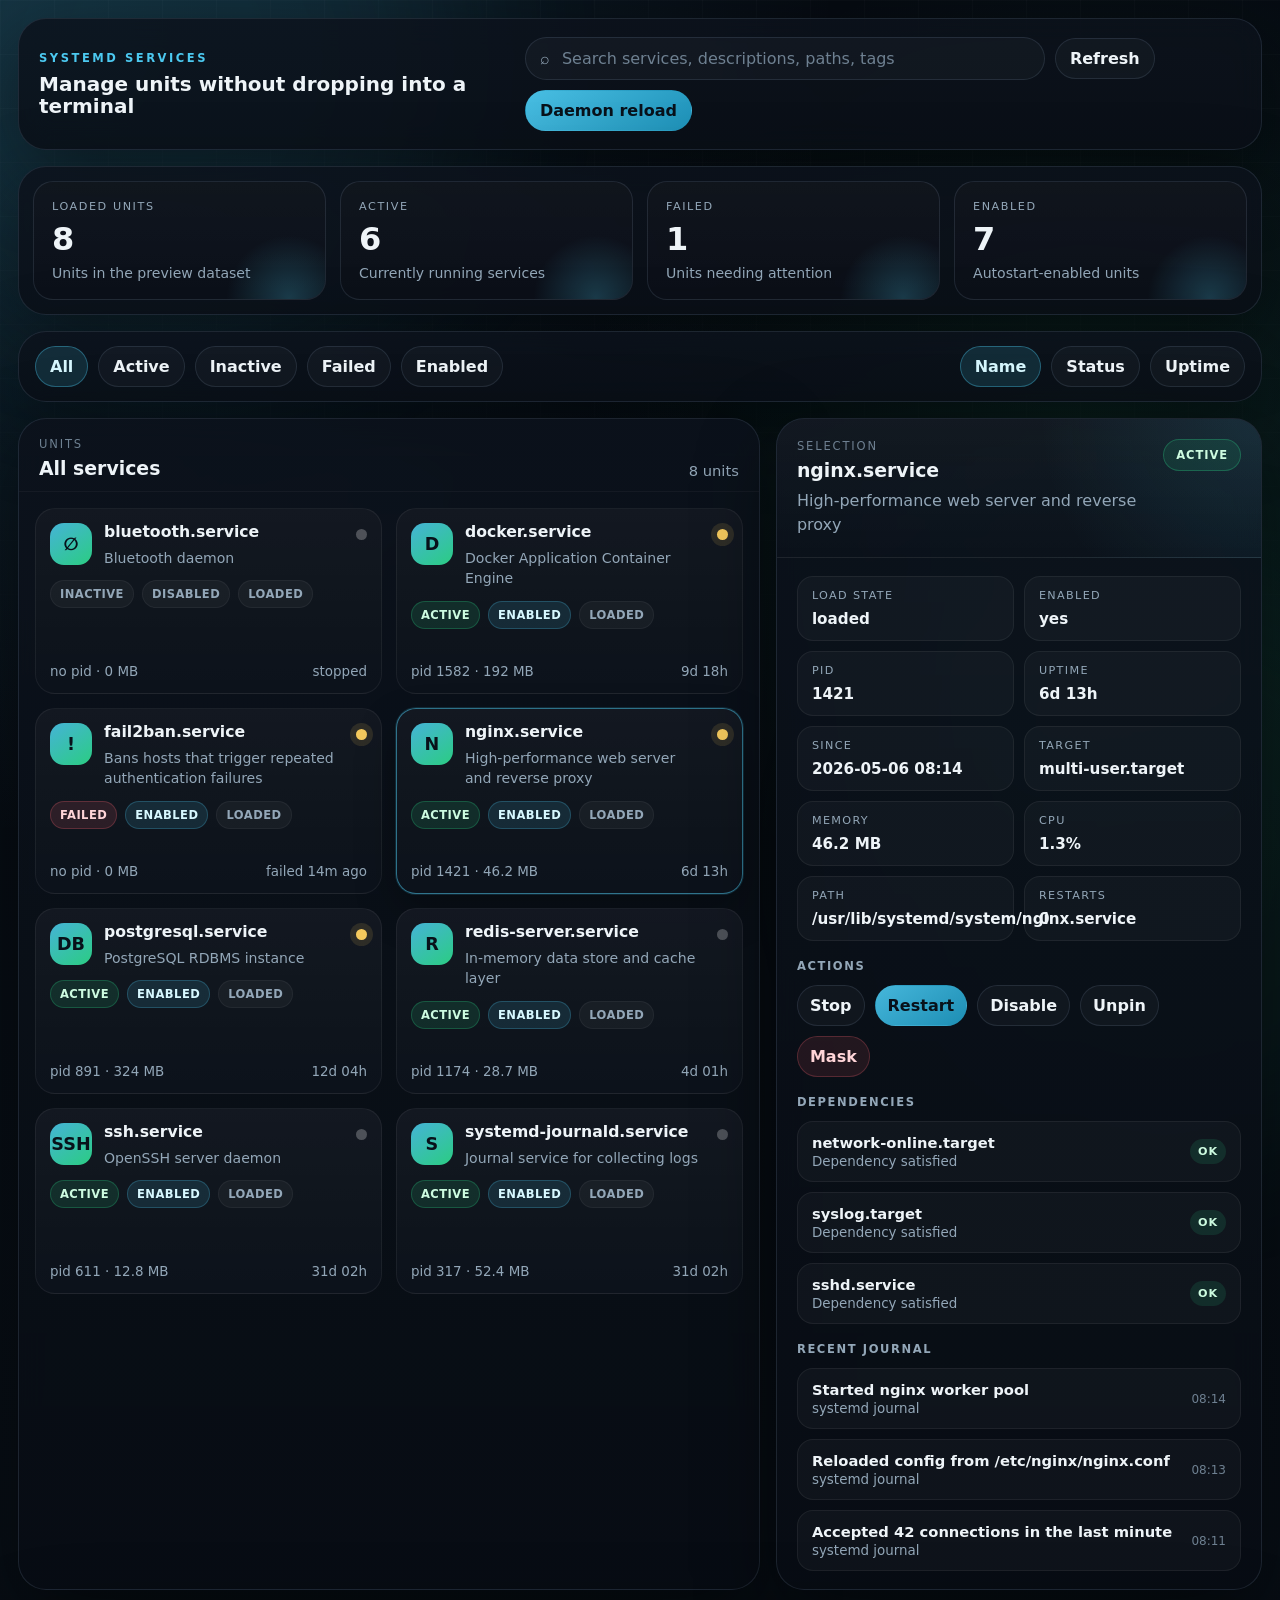
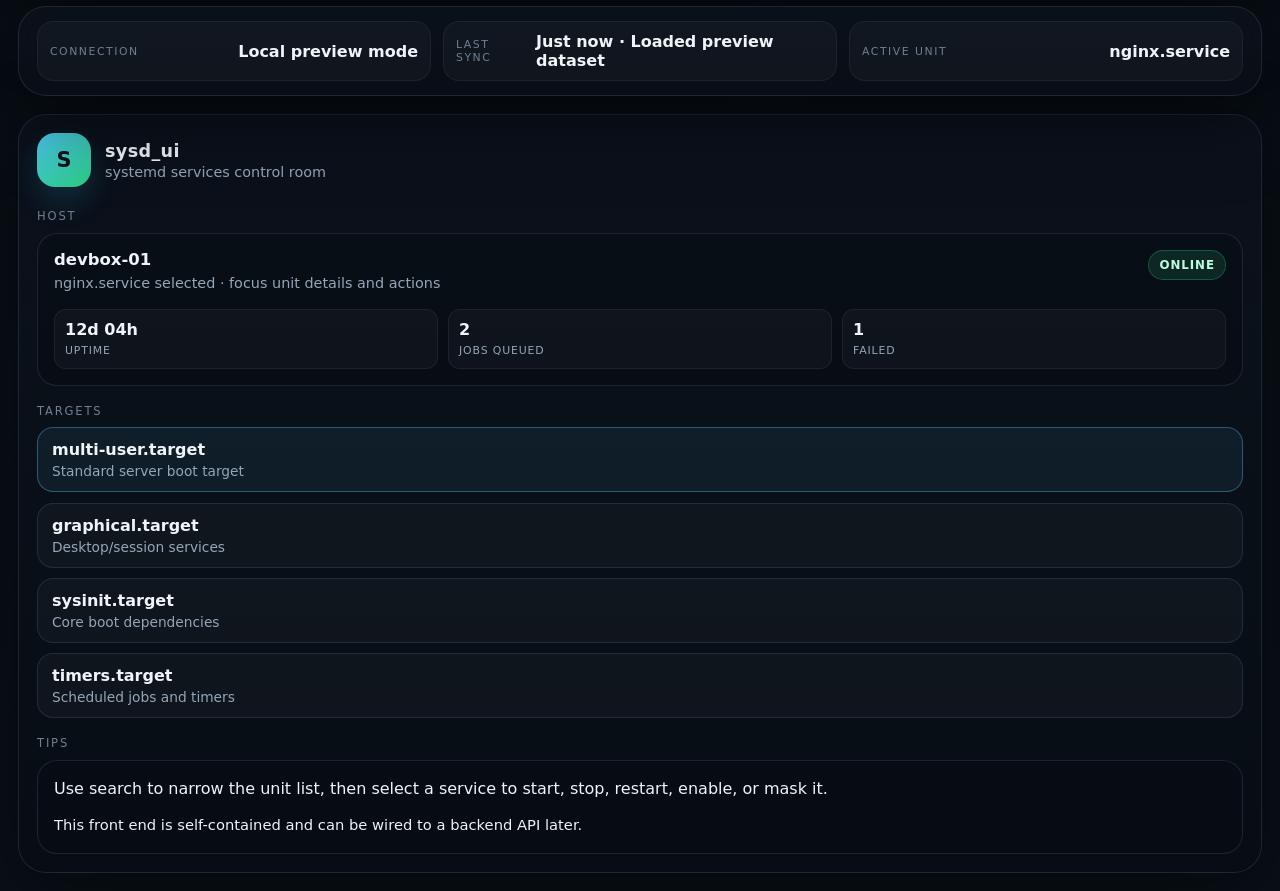
<file: index.html>
<!DOCTYPE html>
<html lang="en">
<head>
  <meta charset="UTF-8" />
  <meta name="viewport" content="width=device-width, initial-scale=1.0" />
  <meta name="color-scheme" content="dark" />
  <title>sysd_ui</title>
  <link rel="stylesheet" href="style.css" />
</head>
<body>
  <div class="bg-grid"></div>
  <div class="bg-glow bg-glow-a"></div>
  <div class="bg-glow bg-glow-b"></div>

  <main class="app-shell">
    <aside class="sidebar">
      <div class="brand">
        <div class="brand-mark">S</div>
        <div>
          <div class="brand-title">sysd_ui</div>
          <div class="brand-subtitle">systemd services control room</div>
        </div>
      </div>

      <section class="sidebar-panel">
        <div class="panel-label">Host</div>
        <div class="host-card">
          <div class="host-row">
            <div>
              <div class="host-name" id="host-name">devbox-01</div>
              <div class="host-meta" id="host-meta">Ubuntu 24.04 LTS · PID 1: systemd 255</div>
            </div>
            <div class="host-badge online">online</div>
          </div>
          <div class="host-metrics">
            <div>
              <span id="metric-uptime">12d 04h</span>
              <small>uptime</small>
            </div>
            <div>
              <span id="metric-jobs">3</span>
              <small>jobs queued</small>
            </div>
            <div>
              <span id="metric-failed">2</span>
              <small>failed</small>
            </div>
          </div>
        </div>
      </section>

      <section class="sidebar-panel">
        <div class="panel-label">Targets</div>
        <div class="target-list" id="target-list"></div>
      </section>

      <section class="sidebar-panel">
        <div class="panel-label">Tips</div>
        <div class="tip-card">
          <p>Use search to narrow the unit list, then select a service to start, stop, restart, enable, or mask it.</p>
          <p class="tip-note">This front end is self-contained and can be wired to a backend API later.</p>
        </div>
      </section>
    </aside>

    <section class="workspace">
      <header class="topbar">
        <div>
          <div class="eyebrow">SYSTEMD SERVICES</div>
          <h1>Manage units without dropping into a terminal</h1>
        </div>

        <div class="topbar-actions">
          <label class="searchbox">
            <span>⌕</span>
            <input id="search" type="search" placeholder="Search services, descriptions, paths, tags" />
          </label>
          <button class="ghost-btn" id="refresh-btn" type="button">Refresh</button>
          <button class="primary-btn" id="reload-daemon-btn" type="button">Daemon reload</button>
        </div>
      </header>

      <section class="stats-grid" id="stats-grid"></section>

      <section class="controls-row">
        <div class="chip-group" id="status-filters"></div>
        <div class="chip-group">
          <button class="chip active" data-sort="name">Name</button>
          <button class="chip" data-sort="status">Status</button>
          <button class="chip" data-sort="uptime">Uptime</button>
        </div>
      </section>

      <section class="content-grid">
        <div class="service-panel">
          <div class="panel-head">
            <div>
              <div class="panel-label">Units</div>
              <h2 id="list-title">All services</h2>
            </div>
            <div class="panel-head-meta" id="list-meta">0 units</div>
          </div>
          <div class="service-list" id="service-list"></div>
        </div>

        <aside class="detail-panel">
          <div class="detail-hero" id="detail-hero">
            <div>
              <div class="panel-label">Selection</div>
              <h2 id="detail-name">Pick a service</h2>
              <p id="detail-description">Select a unit from the list to inspect its state and perform actions.</p>
            </div>
            <div class="detail-status" id="detail-status">idle</div>
          </div>

          <div class="detail-section">
            <div class="detail-grid" id="detail-grid"></div>
          </div>

          <div class="detail-section">
            <div class="section-title">Actions</div>
            <div class="action-row" id="action-row"></div>
          </div>

          <div class="detail-section">
            <div class="section-title">Dependencies</div>
            <div class="dependency-stack" id="dependency-stack"></div>
          </div>

          <div class="detail-section">
            <div class="section-title">Recent journal</div>
            <div class="journal" id="journal"></div>
          </div>
        </aside>
      </section>

      <section class="footer-strip">
        <div>
          <span class="footer-label">Connection</span>
          <strong id="connection-state">Local preview mode</strong>
        </div>
        <div>
          <span class="footer-label">Last sync</span>
          <strong id="last-sync">Just now</strong>
        </div>
        <div>
          <span class="footer-label">Active unit</span>
          <strong id="active-unit">none</strong>
        </div>
      </section>
    </section>
  </main>

  <template id="service-card-template">
    <article class="service-card">
      <div class="service-card-top">
        <div class="service-icon"></div>
        <div class="service-meta">
          <div class="service-name"></div>
          <div class="service-desc"></div>
        </div>
        <div class="service-pin"></div>
      </div>
      <div class="service-flags"></div>
      <div class="service-footer">
        <div class="service-state"></div>
        <div class="service-time"></div>
      </div>
    </article>
  </template>

  <script src="app.js"></script>
</body>
</html>
</file>
<file: style.css>
:root {
  --bg: #091017;
  --bg-soft: #0f1620;
  --panel: rgba(12, 18, 28, 0.88);
  --panel-strong: rgba(13, 21, 34, 0.98);
  --border: rgba(120, 145, 171, 0.18);
  --border-strong: rgba(104, 199, 255, 0.35);
  --text: #eef4f8;
  --muted: #93a7b8;
  --muted-2: #6e8091;
  --cyan: #4cc9f0;
  --cyan-deep: #1f9cc5;
  --green: #2ddc8b;
  --amber: #f4c95d;
  --red: #ff6470;
  --shadow: 0 24px 80px rgba(0, 0, 0, 0.45);
  --radius-xl: 28px;
  --radius-lg: 20px;
  --radius-md: 16px;
  --radius-sm: 12px;
}

* {
  box-sizing: border-box;
}

html,
body {
  margin: 0;
  min-height: 100%;
}

body {
  background:
    radial-gradient(circle at top left, rgba(76, 201, 240, 0.14), transparent 30%),
    radial-gradient(circle at 85% 18%, rgba(45, 220, 139, 0.10), transparent 22%),
    linear-gradient(180deg, #060b12 0%, var(--bg) 100%);
  color: var(--text);
  font-family: "Segoe UI Variable", "Inter", "SF Pro Display", system-ui, sans-serif;
  overflow: hidden;
}

button,
input {
  font: inherit;
}

.bg-grid {
  position: fixed;
  inset: 0;
  background-image:
    linear-gradient(rgba(255, 255, 255, 0.03) 1px, transparent 1px),
    linear-gradient(90deg, rgba(255, 255, 255, 0.03) 1px, transparent 1px);
  background-size: 54px 54px;
  mask-image: linear-gradient(180deg, rgba(0, 0, 0, 0.65), transparent 100%);
  pointer-events: none;
}

.bg-glow {
  position: fixed;
  width: 46vw;
  height: 46vw;
  border-radius: 50%;
  filter: blur(90px);
  opacity: 0.24;
  pointer-events: none;
}

.bg-glow-a {
  top: -18vw;
  left: -10vw;
  background: rgba(76, 201, 240, 0.42);
}

.bg-glow-b {
  right: -14vw;
  bottom: -20vw;
  background: rgba(45, 220, 139, 0.25);
}

.app-shell {
  position: relative;
  display: grid;
  grid-template-columns: 300px minmax(0, 1fr);
  height: 100vh;
  gap: 18px;
  padding: 18px;
}

.sidebar,
.workspace {
  min-height: 0;
}

.sidebar {
  display: flex;
  flex-direction: column;
  gap: 18px;
  padding: 18px;
  background: linear-gradient(180deg, rgba(12, 18, 28, 0.94), rgba(8, 13, 20, 0.90));
  border: 1px solid var(--border);
  border-radius: var(--radius-xl);
  box-shadow: var(--shadow);
  backdrop-filter: blur(16px);
  overflow: auto;
}

.brand {
  display: flex;
  align-items: center;
  gap: 14px;
  padding-bottom: 4px;
}

.brand-mark {
  width: 54px;
  height: 54px;
  border-radius: 18px;
  display: grid;
  place-items: center;
  font-size: 1.3rem;
  font-weight: 800;
  color: #08111a;
  background:
    linear-gradient(145deg, rgba(76, 201, 240, 1), rgba(45, 220, 139, 0.92));
  box-shadow: 0 14px 28px rgba(44, 179, 217, 0.18);
}

.brand-title {
  font-size: 1.1rem;
  font-weight: 800;
  letter-spacing: 0.02em;
}

.brand-subtitle {
  margin-top: 3px;
  color: var(--muted);
  font-size: 0.9rem;
}

.sidebar-panel {
  display: flex;
  flex-direction: column;
  gap: 10px;
}

.panel-label {
  color: var(--muted-2);
  text-transform: uppercase;
  letter-spacing: 0.16em;
  font-size: 0.72rem;
}

.host-card,
.tip-card {
  background: rgba(8, 14, 22, 0.68);
  border: 1px solid var(--border);
  border-radius: var(--radius-lg);
  padding: 16px;
}

.host-row {
  display: flex;
  justify-content: space-between;
  gap: 12px;
  align-items: flex-start;
}

.host-name {
  font-size: 1.03rem;
  font-weight: 700;
}

.host-meta {
  margin-top: 5px;
  color: var(--muted);
  font-size: 0.9rem;
  line-height: 1.35;
}

.host-badge {
  padding: 7px 10px;
  border-radius: 999px;
  font-size: 0.74rem;
  font-weight: 700;
  text-transform: uppercase;
  letter-spacing: 0.08em;
}

.host-badge.online {
  color: #bffbe1;
  background: rgba(45, 220, 139, 0.12);
  border: 1px solid rgba(45, 220, 139, 0.28);
}

.host-metrics {
  display: grid;
  grid-template-columns: repeat(3, minmax(0, 1fr));
  gap: 10px;
  margin-top: 16px;
}

.host-metrics div {
  border-radius: var(--radius-sm);
  border: 1px solid rgba(255, 255, 255, 0.06);
  background: rgba(255, 255, 255, 0.03);
  padding: 10px;
}

.host-metrics span {
  display: block;
  font-size: 1rem;
  font-weight: 800;
}

.host-metrics small {
  color: var(--muted);
  text-transform: uppercase;
  letter-spacing: 0.08em;
  font-size: 0.68rem;
}

.target-list {
  display: grid;
  gap: 10px;
}

.target-pill {
  width: 100%;
  text-align: left;
  background: rgba(255, 255, 255, 0.03);
  color: var(--text);
  border: 1px solid var(--border);
  border-radius: var(--radius-md);
  padding: 12px 14px;
  cursor: pointer;
  transition: transform 160ms ease, border-color 160ms ease, background 160ms ease;
}

.target-pill:hover,
.target-pill.active {
  transform: translateY(-1px);
  border-color: var(--border-strong);
  background: rgba(76, 201, 240, 0.08);
}

.target-pill .target-name {
  display: block;
  font-weight: 700;
}

.target-pill .target-desc {
  display: block;
  margin-top: 4px;
  color: var(--muted);
  font-size: 0.86rem;
}

.tip-card p {
  margin: 0;
  color: var(--text);
  line-height: 1.55;
}

.tip-note {
  margin-top: 12px !important;
  color: var(--muted);
  font-size: 0.92rem;
}

.workspace {
  display: flex;
  flex-direction: column;
  gap: 16px;
  min-width: 0;
}

.topbar,
.stats-grid,
.controls-row,
.footer-strip {
  background: linear-gradient(180deg, rgba(12, 18, 28, 0.86), rgba(10, 15, 23, 0.86));
  border: 1px solid var(--border);
  border-radius: var(--radius-xl);
  box-shadow: var(--shadow);
  backdrop-filter: blur(14px);
}

.topbar {
  padding: 18px 20px;
  display: flex;
  justify-content: space-between;
  align-items: center;
  gap: 16px;
}

.eyebrow {
  color: var(--cyan);
  letter-spacing: 0.22em;
  text-transform: uppercase;
  font-size: 0.72rem;
  font-weight: 800;
}

.topbar h1 {
  margin: 8px 0 0;
  font-size: clamp(1.25rem, 1.5vw, 1.8rem);
  line-height: 1.1;
}

.topbar-actions {
  display: flex;
  align-items: center;
  gap: 10px;
  flex-wrap: wrap;
}

.searchbox {
  display: flex;
  align-items: center;
  gap: 10px;
  padding: 10px 14px;
  min-width: min(520px, 46vw);
  background: rgba(255, 255, 255, 0.03);
  border: 1px solid var(--border);
  border-radius: 999px;
}

.searchbox span {
  color: var(--muted);
}

.searchbox input {
  width: 100%;
  border: 0;
  outline: 0;
  background: transparent;
  color: var(--text);
}

.searchbox input::placeholder {
  color: var(--muted-2);
}

.ghost-btn,
.primary-btn,
.chip {
  border: 1px solid var(--border);
  border-radius: 999px;
  cursor: pointer;
  transition: transform 140ms ease, border-color 140ms ease, background 140ms ease, color 140ms ease;
}

.ghost-btn,
.chip {
  background: rgba(255, 255, 255, 0.03);
  color: var(--text);
}

.ghost-btn,
.primary-btn {
  padding: 10px 14px;
  font-weight: 700;
}

.ghost-btn:hover,
.primary-btn:hover,
.chip:hover {
  transform: translateY(-1px);
}

.ghost-btn:hover,
.chip:hover {
  border-color: rgba(76, 201, 240, 0.36);
}

.primary-btn {
  background: linear-gradient(145deg, rgba(76, 201, 240, 0.94), rgba(31, 156, 197, 0.92));
  color: #08111a;
  border-color: transparent;
}

.stats-grid {
  display: grid;
  grid-template-columns: repeat(4, minmax(0, 1fr));
  gap: 14px;
  padding: 14px;
}

.stat-card {
  position: relative;
  padding: 18px;
  border-radius: var(--radius-lg);
  background:
    linear-gradient(180deg, rgba(255, 255, 255, 0.04), rgba(255, 255, 255, 0.02)),
    rgba(6, 11, 18, 0.72);
  border: 1px solid var(--border);
  overflow: hidden;
}

.stat-card::after {
  content: "";
  position: absolute;
  inset: auto -10% -55% auto;
  width: 130px;
  height: 130px;
  border-radius: 50%;
  background: radial-gradient(circle, rgba(76, 201, 240, 0.24), transparent 68%);
}

.stat-label {
  color: var(--muted);
  text-transform: uppercase;
  letter-spacing: 0.14em;
  font-size: 0.7rem;
}

.stat-value {
  margin-top: 10px;
  font-size: 2rem;
  font-weight: 800;
  line-height: 1;
}

.stat-note {
  margin-top: 10px;
  color: var(--muted);
  font-size: 0.88rem;
}

.controls-row {
  display: flex;
  align-items: center;
  justify-content: space-between;
  gap: 16px;
  padding: 14px 16px;
}

.chip-group {
  display: flex;
  flex-wrap: wrap;
  gap: 10px;
}

.chip {
  padding: 10px 14px;
  font-weight: 700;
}

.chip.active {
  background: rgba(76, 201, 240, 0.14);
  border-color: rgba(76, 201, 240, 0.36);
  color: #d7f8ff;
}

.content-grid {
  display: grid;
  grid-template-columns: minmax(0, 1.45fr) minmax(320px, 0.95fr);
  gap: 16px;
  min-height: 0;
  flex: 1;
}

.service-panel,
.detail-panel {
  min-height: 0;
  background: linear-gradient(180deg, rgba(12, 18, 28, 0.88), rgba(8, 13, 20, 0.94));
  border: 1px solid var(--border);
  border-radius: var(--radius-xl);
  box-shadow: var(--shadow);
  backdrop-filter: blur(14px);
}

.service-panel {
  display: flex;
  flex-direction: column;
  overflow: hidden;
}

.panel-head {
  padding: 18px 20px 12px;
  display: flex;
  justify-content: space-between;
  gap: 16px;
  align-items: end;
  border-bottom: 1px solid rgba(255, 255, 255, 0.04);
}

.panel-head h2,
.detail-hero h2 {
  margin: 6px 0 0;
  font-size: 1.18rem;
}

.panel-head-meta {
  color: var(--muted);
  font-size: 0.92rem;
}

.service-list {
  overflow: auto;
  padding: 16px;
  display: grid;
  grid-template-columns: repeat(auto-fill, minmax(240px, 1fr));
  gap: 14px;
}

.service-card {
  position: relative;
  display: flex;
  flex-direction: column;
  gap: 12px;
  padding: 14px;
  border-radius: var(--radius-lg);
  border: 1px solid rgba(255, 255, 255, 0.06);
  background:
    linear-gradient(180deg, rgba(255, 255, 255, 0.045), rgba(255, 255, 255, 0.015)),
    rgba(9, 15, 24, 0.92);
  cursor: pointer;
  min-height: 186px;
  transition: transform 160ms ease, border-color 160ms ease, box-shadow 160ms ease;
}

.service-card:hover {
  transform: translateY(-2px);
  border-color: rgba(76, 201, 240, 0.28);
  box-shadow: 0 18px 40px rgba(0, 0, 0, 0.26);
}

.service-card.selected {
  border-color: rgba(76, 201, 240, 0.52);
  box-shadow: 0 0 0 1px rgba(76, 201, 240, 0.14), 0 18px 40px rgba(0, 0, 0, 0.26);
}

.service-card-top {
  display: flex;
  align-items: flex-start;
  gap: 12px;
}

.service-icon {
  width: 42px;
  height: 42px;
  border-radius: 14px;
  display: grid;
  place-items: center;
  flex: 0 0 auto;
  font-size: 1.1rem;
  font-weight: 800;
  color: #08111a;
  background: linear-gradient(145deg, rgba(76, 201, 240, 0.88), rgba(45, 220, 139, 0.92));
}

.service-meta {
  min-width: 0;
  flex: 1;
}

.service-name {
  font-size: 0.98rem;
  font-weight: 800;
  line-height: 1.2;
}

.service-desc {
  margin-top: 6px;
  color: var(--muted);
  font-size: 0.88rem;
  line-height: 1.45;
}

.service-pin {
  width: 11px;
  height: 11px;
  margin-top: 6px;
  border-radius: 50%;
  background: rgba(255, 255, 255, 0.25);
}

.service-card.favorite .service-pin {
  background: var(--amber);
  box-shadow: 0 0 0 6px rgba(244, 201, 93, 0.12);
}

.service-flags {
  display: flex;
  flex-wrap: wrap;
  gap: 8px;
}

.flag {
  padding: 6px 9px;
  border-radius: 999px;
  font-size: 0.72rem;
  font-weight: 700;
  letter-spacing: 0.04em;
  text-transform: uppercase;
  background: rgba(255, 255, 255, 0.04);
  color: var(--muted);
  border: 1px solid rgba(255, 255, 255, 0.05);
}

.flag.active {
  color: #cdfbe0;
  background: rgba(45, 220, 139, 0.12);
  border-color: rgba(45, 220, 139, 0.24);
}

.flag.failed {
  color: #ffd5d8;
  background: rgba(255, 100, 112, 0.12);
  border-color: rgba(255, 100, 112, 0.24);
}

.flag.enabled {
  color: #d7f8ff;
  background: rgba(76, 201, 240, 0.12);
  border-color: rgba(76, 201, 240, 0.24);
}

.service-footer {
  margin-top: auto;
  display: flex;
  justify-content: space-between;
  gap: 10px;
  color: var(--muted);
  font-size: 0.84rem;
}

.detail-panel {
  display: flex;
  flex-direction: column;
  overflow: hidden;
}

.detail-hero {
  padding: 20px;
  display: flex;
  justify-content: space-between;
  align-items: flex-start;
  gap: 12px;
  border-bottom: 1px solid rgba(255, 255, 255, 0.05);
  background:
    radial-gradient(circle at top right, rgba(76, 201, 240, 0.12), transparent 44%),
    linear-gradient(180deg, rgba(255, 255, 255, 0.03), transparent);
}

.detail-hero p {
  margin: 8px 0 0;
  color: var(--muted);
  line-height: 1.5;
}

.detail-status {
  padding: 8px 12px;
  border-radius: 999px;
  font-size: 0.72rem;
  font-weight: 800;
  letter-spacing: 0.08em;
  text-transform: uppercase;
  border: 1px solid rgba(255, 255, 255, 0.08);
  background: rgba(255, 255, 255, 0.04);
  color: var(--muted);
}

.detail-status.active {
  color: #cdfbe0;
  border-color: rgba(45, 220, 139, 0.28);
  background: rgba(45, 220, 139, 0.10);
}

.detail-status.failed {
  color: #ffd5d8;
  border-color: rgba(255, 100, 112, 0.28);
  background: rgba(255, 100, 112, 0.10);
}

.detail-section {
  padding: 18px 20px 0;
}

.section-title {
  margin-bottom: 12px;
  color: var(--muted);
  text-transform: uppercase;
  letter-spacing: 0.14em;
  font-size: 0.72rem;
  font-weight: 700;
}

.detail-grid {
  display: grid;
  grid-template-columns: repeat(2, minmax(0, 1fr));
  gap: 10px;
}

.kv {
  padding: 12px 14px;
  border-radius: var(--radius-md);
  border: 1px solid rgba(255, 255, 255, 0.06);
  background: rgba(255, 255, 255, 0.03);
}

.kv span {
  display: block;
  color: var(--muted);
  font-size: 0.7rem;
  text-transform: uppercase;
  letter-spacing: 0.12em;
}

.kv strong {
  display: block;
  margin-top: 8px;
  font-size: 0.95rem;
}

.action-row {
  display: flex;
  flex-wrap: wrap;
  gap: 10px;
}

.action-btn {
  padding: 10px 12px;
  border-radius: 999px;
  border: 1px solid var(--border);
  background: rgba(255, 255, 255, 0.03);
  color: var(--text);
  font-weight: 700;
  cursor: pointer;
  transition: transform 140ms ease, border-color 140ms ease, background 140ms ease;
}

.action-btn:hover {
  transform: translateY(-1px);
  border-color: rgba(76, 201, 240, 0.32);
}

.action-btn.primary {
  background: linear-gradient(145deg, rgba(76, 201, 240, 0.90), rgba(31, 156, 197, 0.90));
  color: #08111a;
  border-color: transparent;
}

.action-btn.danger {
  background: rgba(255, 100, 112, 0.10);
  border-color: rgba(255, 100, 112, 0.24);
  color: #ffd5d8;
}

.dependency-stack {
  display: grid;
  gap: 10px;
}

.dependency-item,
.journal-item {
  display: flex;
  justify-content: space-between;
  gap: 12px;
  align-items: center;
  padding: 12px 14px;
  border-radius: var(--radius-md);
  border: 1px solid rgba(255, 255, 255, 0.06);
  background: rgba(255, 255, 255, 0.03);
}

.dependency-item strong,
.journal-item strong {
  display: block;
  font-size: 0.92rem;
}

.dependency-item span,
.journal-item span {
  display: block;
  color: var(--muted);
  font-size: 0.84rem;
  margin-top: 3px;
}

.dependency-state {
  padding: 6px 8px;
  border-radius: 999px;
  font-size: 0.7rem;
  font-weight: 700;
  text-transform: uppercase;
  letter-spacing: 0.08em;
}

.dependency-state.ok {
  color: #cdfbe0;
  background: rgba(45, 220, 139, 0.12);
}

.dependency-state.warn {
  color: #ffe7aa;
  background: rgba(244, 201, 93, 0.12);
}

.journal {
  display: grid;
  gap: 10px;
  padding-bottom: 18px;
}

.journal-time {
  color: var(--muted-2);
  font-size: 0.75rem;
}

.footer-strip {
  display: grid;
  grid-template-columns: repeat(3, minmax(0, 1fr));
  gap: 12px;
  padding: 14px 18px;
}

.footer-strip div {
  display: flex;
  justify-content: space-between;
  gap: 12px;
  align-items: center;
  padding: 10px 12px;
  border-radius: var(--radius-md);
  background: rgba(255, 255, 255, 0.03);
  border: 1px solid rgba(255, 255, 255, 0.05);
}

.footer-label {
  color: var(--muted-2);
  text-transform: uppercase;
  letter-spacing: 0.14em;
  font-size: 0.68rem;
}

@media (max-width: 1280px) {
  body {
    overflow: auto;
  }

  .app-shell {
    grid-template-columns: 1fr;
    height: auto;
  }

  .sidebar {
    order: 2;
  }

  .workspace {
    order: 1;
  }
}

@media (max-width: 980px) {
  .topbar,
  .controls-row,
  .footer-strip {
    flex-direction: column;
    align-items: stretch;
  }

  .topbar-actions {
    width: 100%;
  }

  .searchbox {
    min-width: 0;
    width: 100%;
  }

  .stats-grid,
  .content-grid,
  .detail-grid,
  .footer-strip {
    grid-template-columns: 1fr;
  }
}
</file>
